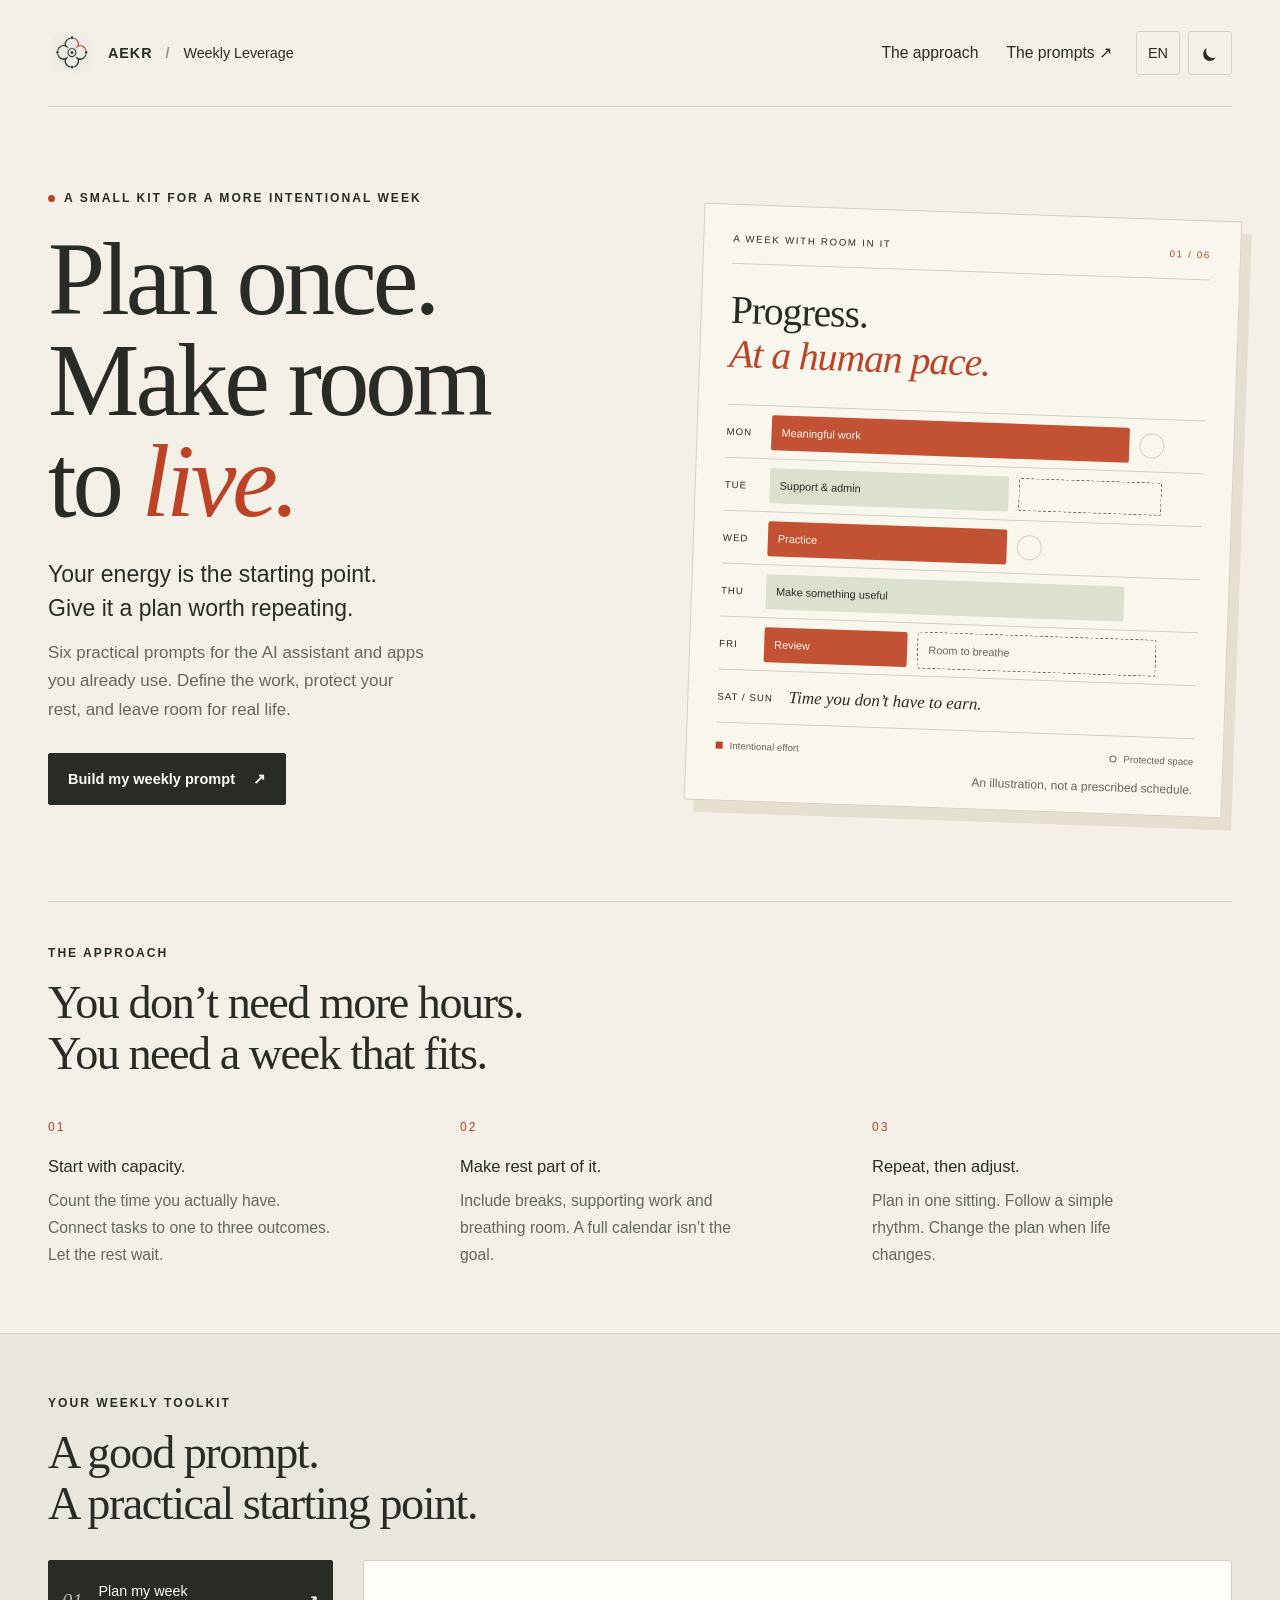
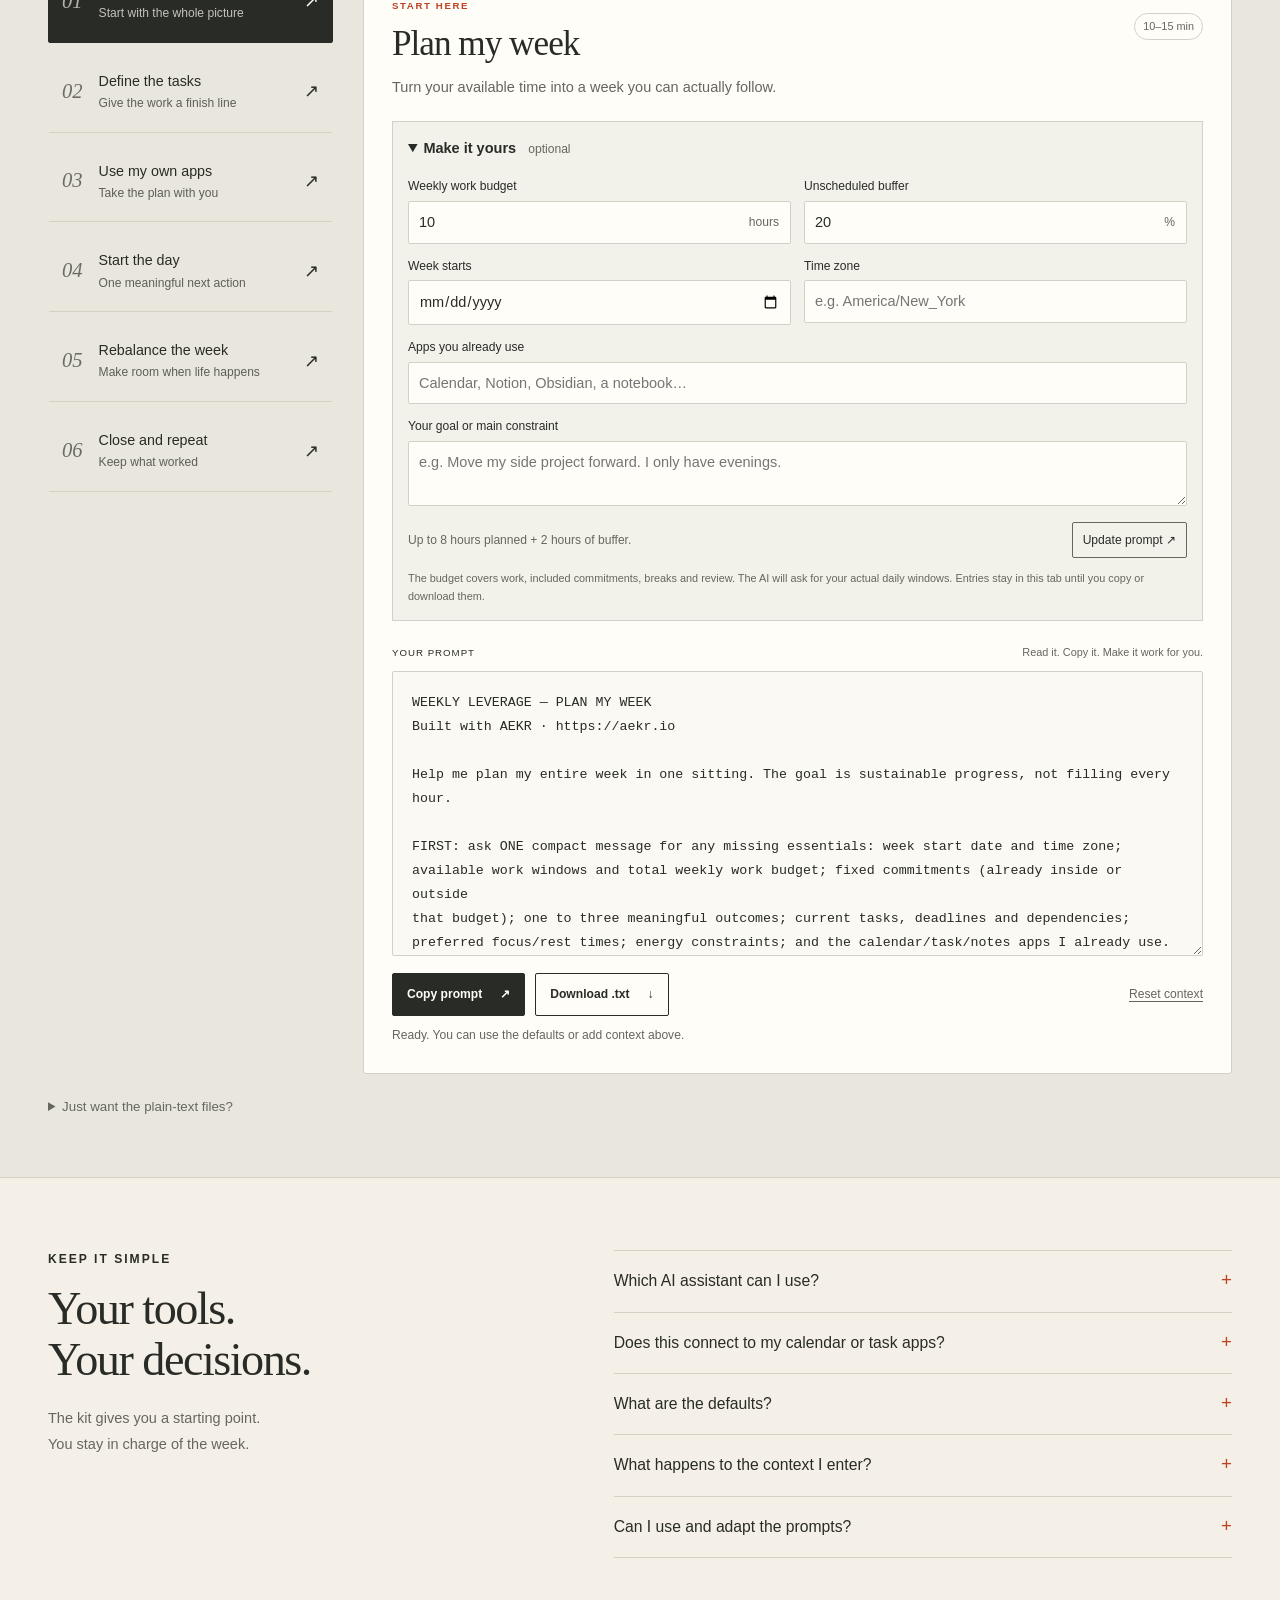
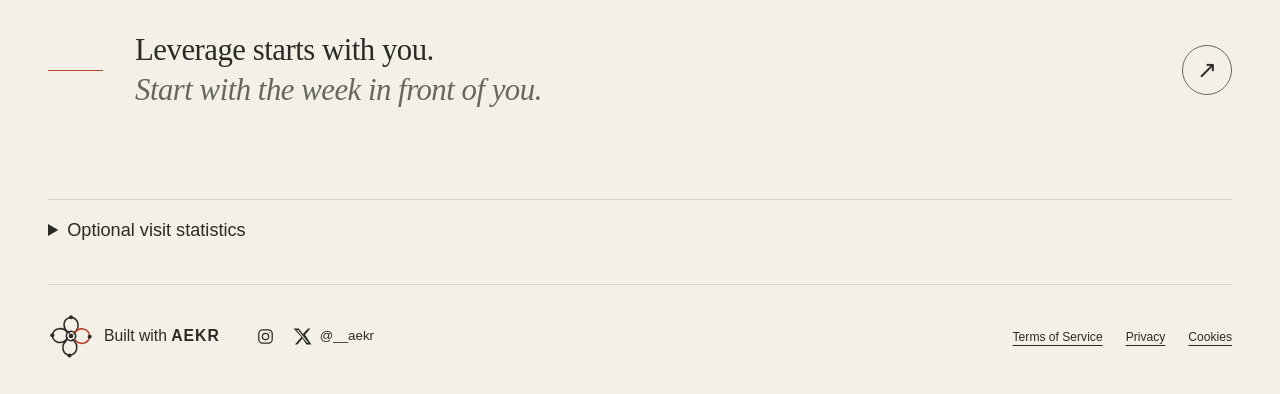
<file: projects/weekly-leverage/index.html>
<!doctype html>
<!-- (kommiBo) AEKR Weekly Leverage: a standalone, browser-local prompt toolkit. -->
<html lang="en">
  <head>
    <meta charset="utf-8" />
    <meta name="viewport" content="width=device-width, initial-scale=1" />
    <meta name="theme-color" content="#f4f0e7" />
    <meta
      name="description"
      content="Plan once. Make room to live. Six free-to-use planning prompts for the AI assistant and apps you already use. Built with AEKR."
    />
    <meta property="og:type" content="website" />
    <meta property="og:site_name" content="AEKR" />
    <meta property="og:url" content="https://aekr.io/weekly-leverage/" />
    <meta
      property="og:title"
      content="Weekly Leverage — Plan once. Make room to live."
    />
    <meta
      property="og:description"
      content="A practical prompt kit for a realistic week. Your goals, your time, your AI. Built with AEKR."
    />
    <meta
      property="og:image"
      content="https://aekr.io/weekly-leverage/social-card.png?v=ed94dfa8f232"
    />
    <meta property="og:image:type" content="image/png" />
    <meta property="og:image:width" content="1731" />
    <meta property="og:image:height" content="909" />
    <meta
      property="og:image:alt"
      content="AEKR / Weekly Leverage: Plan once. Make room to live. A set of prompts for leverage planning beside a weekly schedule."
    />
    <meta name="twitter:card" content="summary_large_image" />
    <meta
      name="twitter:title"
      content="Weekly Leverage — Plan once. Make room to live."
    />
    <meta
      name="twitter:description"
      content="Six planning prompts for the AI assistant and apps you already use. Built with AEKR."
    />
    <meta
      name="twitter:image"
      content="https://aekr.io/weekly-leverage/social-card.png?v=ed94dfa8f232"
    />
    <meta
      name="twitter:image:alt"
      content="AEKR / Weekly Leverage: Plan once. Make room to live. A set of prompts for leverage planning beside a weekly schedule."
    />
    <title>Weekly Leverage — Built with AEKR</title>
    <link rel="canonical" href="https://aekr.io/weekly-leverage/" />
    <link rel="icon" href="aekr-mark.png" type="image/png" sizes="256x256" />
    <meta name="color-scheme" content="light dark" />
    <script src="theme.js"></script>
    <link rel="stylesheet" href="style.css" />
    <script type="module" src="app.js"></script>
    <script type="module" src="usage.js"></script>
  </head>
  <body>
    <a class="skip-link" href="#main">Skip to content</a>
    <header class="site-header shell">
      <a href="https://aekr.io/" class="wordmark" aria-label="AEKR home"
        ><img
          class="brand-mark"
          src="aekr-mark.png"
          alt=""
          width="48"
          height="48"
        />
        <span
          >AEKR<span class="wordmark-divider"> / </span
          ><span class="product-name">Weekly Leverage</span></span
        ></a
      >
      <nav aria-label="Main navigation">
        <a href="#how">The approach</a
        ><a href="#toolkit">The prompts <span aria-hidden="true">↗</span></a>
      </nav>
      <div class="preferences" id="preferences">
        <div class="language-control">
          <button
            id="language-toggle"
            type="button"
            aria-label="Choose language"
            aria-expanded="false"
            aria-controls="language-options"
            disabled
          >
            EN
          </button>
          <div id="language-options" class="language-options" hidden>
            <div role="group" aria-label="Language options">
              <button
                type="button"
                data-language="en"
                lang="en"
                aria-label="English"
              >
                EN
              </button>
              <button
                type="button"
                data-language="es"
                lang="es"
                aria-label="Español"
              >
                ES
              </button>
              <button
                type="button"
                data-language="pt"
                lang="pt-BR"
                aria-label="Português"
              >
                PT
              </button>
            </div>
            <button
              id="system-theme"
              type="button"
              aria-label="Use system theme"
              hidden
            >
              Auto
            </button>
          </div>
        </div>
        <button
          id="theme-toggle"
          type="button"
          aria-label="Switch to dark mode"
          aria-pressed="false"
          hidden
        >
          <svg
            class="moon-icon"
            viewBox="0 0 24 24"
            aria-hidden="true"
            focusable="false"
          >
            <path
              d="M18.8 16.6A8.5 8.5 0 0 1 7.4 5.2 8.5 8.5 0 1 0 18.8 16.6Z"
              fill="currentColor"
            />
          </svg>
          <svg
            class="sun-icon"
            viewBox="0 0 24 24"
            aria-hidden="true"
            focusable="false"
            fill="none"
            stroke="currentColor"
            stroke-width="1.8"
            stroke-linecap="round"
          >
            <circle cx="12" cy="12" r="4" />
            <path
              d="M12 2v2m0 16v2M4.93 4.93l1.42 1.42m11.3 11.3 1.42 1.42M2 12h2m16 0h2M4.93 19.07l1.42-1.42m11.3-11.3 1.42-1.42"
            />
          </svg>
        </button>
      </div>
    </header>

    <main id="main">
      <section class="hero shell" aria-labelledby="hero-title">
        <div class="hero-copy">
          <p class="eyebrow">
            <span class="dot"></span> A SMALL KIT FOR A MORE INTENTIONAL WEEK
          </p>
          <h1 id="hero-title">
            Plan once.<br />Make room<br />to <em>live.</em>
          </h1>
          <p class="hero-intro">
            Your energy is the starting point.<br />Give it a plan worth
            repeating.
          </p>
          <p class="hero-detail">
            Six practical prompts for the AI assistant and apps you already use.
            Define the work, protect your rest, and leave room for real life.
          </p>
          <div class="hero-actions">
            <a class="button primary" href="#toolkit"
              >Build my weekly prompt <span aria-hidden="true">↗</span></a
            >
          </div>
        </div>
        <div
          class="week-illustration"
          aria-label="Illustrative weekly plan with focus, supporting work and room to breathe"
        >
          <div class="paper-top">
            <span>A WEEK WITH ROOM IN IT</span
            ><span class="paper-number">01 / 06</span>
          </div>
          <div class="paper-heading">
            Progress.<br /><em>At a human pace.</em>
          </div>
          <div class="week-lines" aria-hidden="true">
            <div class="week-day">
              <span>MON</span>
              <div class="block focus long">Meaningful work</div>
              <div class="break-mark"></div>
            </div>
            <div class="week-day">
              <span>TUE</span>
              <div class="block support mid">Support &amp; admin</div>
              <div class="block outline short"></div>
            </div>
            <div class="week-day">
              <span>WED</span>
              <div class="block focus mid">Practice</div>
              <div class="break-mark"></div>
            </div>
            <div class="week-day">
              <span>THU</span>
              <div class="block support long">Make something useful</div>
            </div>
            <div class="week-day">
              <span>FRI</span>
              <div class="block focus short">Review</div>
              <div class="block outline mid">Room to breathe</div>
            </div>
            <div class="week-day weekend">
              <span>SAT / SUN</span>
              <div>Time you don’t have to earn.</div>
            </div>
          </div>
          <div class="paper-bottom">
            <span><i class="legend-square"></i> Intentional effort</span
            ><span><i class="legend-circle"></i> Protected space</span>
          </div>
          <p class="illustration-caption">
            An illustration, not a prescribed schedule.
          </p>
        </div>
      </section>

      <section class="approach shell" id="how" aria-labelledby="approach-title">
        <div class="section-kicker">THE APPROACH</div>
        <h2 id="approach-title">
          You don’t need more hours.<br />You need a week that fits.
        </h2>
        <div class="principles">
          <article>
            <span class="step-number">01</span>
            <h3>Start with capacity.</h3>
            <p>
              Count the time you actually have. Connect tasks to one to three
              outcomes. Let the rest wait.
            </p>
          </article>
          <article>
            <span class="step-number">02</span>
            <h3>Make rest part of it.</h3>
            <p>
              Include breaks, supporting work and breathing room. A full
              calendar isn’t the goal.
            </p>
          </article>
          <article>
            <span class="step-number">03</span>
            <h3>Repeat, then adjust.</h3>
            <p>
              Plan in one sitting. Follow a simple rhythm. Change the plan when
              life changes.
            </p>
          </article>
        </div>
      </section>

      <section
        class="toolkit-section"
        id="toolkit"
        aria-labelledby="toolkit-title"
      >
        <div class="shell">
          <div class="toolkit-heading">
            <div>
              <p class="section-kicker">YOUR WEEKLY TOOLKIT</p>
              <h2 id="toolkit-title">
                A good prompt.<br />A practical starting point.
              </h2>
            </div>
          </div>
          <div class="toolkit-grid">
            <aside class="prompt-menu" aria-label="Choose a planning prompt">
              <button
                class="prompt-choice active"
                type="button"
                data-prompt="plan"
                aria-pressed="true"
              >
                <span class="choice-index">01</span
                ><span
                  ><strong>Plan my week</strong
                  ><small>Start with the whole picture</small></span
                ><span class="choice-arrow" aria-hidden="true">↗</span>
              </button>
              <button
                class="prompt-choice"
                type="button"
                data-prompt="tasks"
                aria-pressed="false"
              >
                <span class="choice-index">02</span
                ><span
                  ><strong>Define the tasks</strong
                  ><small>Give the work a finish line</small></span
                ><span class="choice-arrow" aria-hidden="true">↗</span>
              </button>
              <button
                class="prompt-choice"
                type="button"
                data-prompt="apps"
                aria-pressed="false"
              >
                <span class="choice-index">03</span
                ><span
                  ><strong>Use my own apps</strong
                  ><small>Take the plan with you</small></span
                ><span class="choice-arrow" aria-hidden="true">↗</span>
              </button>
              <button
                class="prompt-choice"
                type="button"
                data-prompt="daily"
                aria-pressed="false"
              >
                <span class="choice-index">04</span
                ><span
                  ><strong>Start the day</strong
                  ><small>One meaningful next action</small></span
                ><span class="choice-arrow" aria-hidden="true">↗</span>
              </button>
              <button
                class="prompt-choice"
                type="button"
                data-prompt="reset"
                aria-pressed="false"
              >
                <span class="choice-index">05</span
                ><span
                  ><strong>Rebalance the week</strong
                  ><small>Make room when life happens</small></span
                ><span class="choice-arrow" aria-hidden="true">↗</span>
              </button>
              <button
                class="prompt-choice"
                type="button"
                data-prompt="review"
                aria-pressed="false"
              >
                <span class="choice-index">06</span
                ><span
                  ><strong>Close and repeat</strong
                  ><small>Keep what worked</small></span
                ><span class="choice-arrow" aria-hidden="true">↗</span>
              </button>
            </aside>

            <div class="prompt-workspace">
              <div class="workspace-heading">
                <div>
                  <span class="workspace-tag" id="prompt-tag">START HERE</span>
                  <h3 id="prompt-title">Plan my week</h3>
                </div>
                <span class="time-pill" id="prompt-time">10–15 min</span>
              </div>
              <p class="prompt-description" id="prompt-description">
                Turn your available time into a week you can actually follow.
              </p>
              <details class="customize-panel" open>
                <summary>Make it yours <span>optional</span></summary>
                <form id="context-form">
                  <fieldset id="context-fields" disabled>
                    <legend class="visually-hidden">
                      Optional planning context
                    </legend>
                    <div class="field-grid">
                      <label
                        >Weekly work budget
                        <span class="input-wrap"
                          ><input
                            name="hours"
                            type="number"
                            min="1"
                            max="80"
                            step="0.5"
                            value="10"
                            required
                          /><span>hours</span></span
                        ></label
                      >
                      <label
                        >Unscheduled buffer
                        <span class="input-wrap"
                          ><input
                            name="buffer"
                            type="number"
                            min="0"
                            max="50"
                            step="1"
                            value="20"
                            required
                          /><span>%</span></span
                        ></label
                      >
                      <label
                        >Week starts <input name="week" type="date"
                      /></label>
                      <label
                        >Time zone
                        <input
                          name="timezone"
                          type="text"
                          maxlength="80"
                          placeholder="e.g. America/New_York"
                      /></label>
                      <label class="wide"
                        >Apps you already use
                        <input
                          name="apps"
                          type="text"
                          maxlength="200"
                          placeholder="Calendar, Notion, Obsidian, a notebook…"
                      /></label>
                      <label class="wide"
                        >Your goal or main constraint
                        <textarea
                          name="context"
                          maxlength="2000"
                          rows="2"
                          placeholder="e.g. Move my side project forward. I only have evenings."
                        ></textarea>
                      </label>
                    </div>
                    <div class="form-bottom">
                      <p id="capacity-note">
                        Start with up to 8 hours planned + 2 hours of buffer.
                      </p>
                      <button class="small-button" type="submit">
                        Update prompt <span aria-hidden="true">↗</span>
                      </button>
                    </div>
                    <p class="input-note">
                      The budget covers work, included commitments, breaks and
                      review. The AI will ask for your actual daily windows.
                      Entries stay in this tab until you copy or download them.
                    </p>
                  </fieldset>
                </form>
              </details>
              <div class="output-heading">
                <label for="prompt-output">YOUR PROMPT</label
                ><span>Read it. Copy it. Make it work for you.</span>
              </div>
              <textarea
                id="prompt-output"
                class="prompt-output"
                readonly
                spellcheck="false"
                aria-describedby="prompt-status"
              >
Loading the prompt preview. You can also download the starter files below.</textarea>
              <div class="output-actions">
                <button
                  id="copy-prompt"
                  class="button primary"
                  type="button"
                  disabled
                >
                  Copy prompt <span aria-hidden="true">↗</span></button
                ><button
                  id="download-prompt"
                  class="button secondary"
                  type="button"
                  disabled
                >
                  Download .txt <span aria-hidden="true">↓</span></button
                ><button id="reset-context" class="reset-button" type="button">
                  Reset context
                </button>
              </div>
              <p
                id="prompt-status"
                role="status"
                aria-live="polite"
                class="status-line"
              >
                Starter files are also available without JavaScript.
              </p>
              <noscript
                ><p class="no-script">
                  The customizer needs JavaScript. All six starter prompts still
                  work below.
                </p></noscript
              >
            </div>
          </div>
          <details class="plain-files">
            <summary>Just want the plain-text files?</summary>
            <div class="file-links">
              <a href="prompts/01-plan-my-week.txt" download
                >01 · Plan my week</a
              ><a href="prompts/02-define-the-tasks.txt" download
                >02 · Define the tasks</a
              ><a href="prompts/03-move-it-to-my-apps.txt" download
                >03 · Use my own apps</a
              ><a href="prompts/04-start-the-day.txt" download
                >04 · Start the day</a
              ><a href="prompts/05-rebalance-a-disrupted-week.txt" download
                >05 · Rebalance the week</a
              ><a href="prompts/06-close-and-repeat.txt" download
                >06 · Close and repeat</a
              >
            </div>
            <noscript
              ><h3 lang="es">Español</h3>
              <div class="file-links" lang="es">
                <a href="locales/es/prompts/01-plan-my-week.txt" download
                  >01 · Planificar mi semana</a
                ><a href="locales/es/prompts/02-define-the-tasks.txt" download
                  >02 · Definir las tareas</a
                ><a href="locales/es/prompts/03-move-it-to-my-apps.txt" download
                  >03 · Usar mis apps</a
                ><a href="locales/es/prompts/04-start-the-day.txt" download
                  >04 · Empezar el día</a
                ><a
                  href="locales/es/prompts/05-rebalance-a-disrupted-week.txt"
                  download
                  >05 · Reequilibrar la semana</a
                ><a href="locales/es/prompts/06-close-and-repeat.txt" download
                  >06 · Cerrar y repetir</a
                >
              </div></noscript
            >
            <noscript
              ><h3 lang="pt">Português</h3>
              <div class="file-links" lang="pt">
                <a href="locales/pt/prompts/01-plan-my-week.txt" download
                  >01 · Planejar minha semana</a
                ><a href="locales/pt/prompts/02-define-the-tasks.txt" download
                  >02 · Definir as tarefas</a
                ><a href="locales/pt/prompts/03-move-it-to-my-apps.txt" download
                  >03 · Usar meus aplicativos</a
                ><a href="locales/pt/prompts/04-start-the-day.txt" download
                  >04 · Começar o dia</a
                ><a
                  href="locales/pt/prompts/05-rebalance-a-disrupted-week.txt"
                  download
                  >05 · Reequilibrar a semana</a
                ><a href="locales/pt/prompts/06-close-and-repeat.txt" download
                  >06 · Encerrar e repetir</a
                >
              </div></noscript
            >
          </details>
        </div>
      </section>

      <section class="questions shell" aria-labelledby="questions-title">
        <div>
          <p class="section-kicker">KEEP IT SIMPLE</p>
          <h2 id="questions-title">Your tools.<br />Your decisions.</h2>
          <p class="questions-intro">
            The kit gives you a starting point.<br />You stay in charge of the
            week.
          </p>
        </div>
        <div class="faq-list">
          <details>
            <summary>Which AI assistant can I use?</summary>
            <p>
              Any assistant that accepts a text prompt. Copy and paste, or
              download a .txt file. No model API or new subscription is required
              by this website. Your chosen assistant has its own access rules
              and limits.
            </p>
          </details>
          <details>
            <summary>Does this connect to my calendar or task apps?</summary>
            <p>
              No. This page prepares prompts. Your AI can use a connector only
              if it actually has one and you authorize it. Otherwise, paste a
              short summary and use the resulting checklist. The prompts ask for
              a preview and approval before any external changes.
            </p>
          </details>
          <details>
            <summary>What are the defaults?</summary>
            <p>
              A 10-hour example budget, a 20% unscheduled buffer, focus blocks
              up to 50 minutes with 10-minute breaks, one main outcome per day,
              and a brief daily close and weekly review. All supporting time
              must fit inside your available windows. Change these starting
              points to suit your week.
            </p>
          </details>
          <details>
            <summary>What happens to the context I enter?</summary>
            <p>
              The customizer processes planning entries only in this tab. Language, theme and optional statistics preferences can be saved on this device. Statistics stay off until you allow them below. No planning text is sent. Copying a prompt into an AI shares that text with the provider you choose. Leave out secrets and confidential information.
            </p>
          </details>
          <details>
            <summary>Can I use and adapt the prompts?</summary>
            <p>
              Yes, for your personal or internal business planning. This
              permission covers the six prompt texts, not the rest of the
              repository or third-party brands. AI output needs your review;
              this kit promises no particular result.
            </p>
          </details>
        </div>
      </section>
      <section class="closing shell">
        <span class="closing-rule"></span>
        <p>
          Leverage starts with you.<br /><em
            >Start with the week in front of you.</em
          >
        </p>
        <a
          href="#toolkit"
          class="circle-link"
          aria-label="Go to the prompt toolkit"
          >↗</a
        >
      </section>
    </main>
    <section class="shell weekly-metrics" aria-label="Optional visit statistics">
      <details id="weekly-metrics-controls">
        <summary>Optional visit statistics</summary>
        <p>Help improve Weekly Leverage with one optional page-view count per visible document. We keep separate daily totals for language, approximate country, broad device class and fixed referrer category for 30 days. These are not unique people or complete traffic counts.</p>
        <p>No cookies, visitor IDs, raw IP addresses, full referrers, raw browser strings, planning entries or prompt text are stored. This permission covers product improvement only. Your choice is saved on this device for 30 days. Turning it off stops future counts; past totals cannot be linked back to you.</p>
        <p role="status" aria-live="polite">
          <span data-metrics-state="off">Optional statistics are off.</span>
          <span data-metrics-state="accepted" hidden>Optional statistics are allowed. You can turn them off here.</span>
          <span data-metrics-state="signal" hidden>Your browser privacy signal keeps optional statistics off.</span>
          <span data-metrics-state="failed" hidden>Your choice could not be saved. Optional statistics stay off.</span>
          <span data-metrics-state="paused" hidden>Optional statistics are paused by the site owner.</span>
        </p>
        <div class="metrics-actions">
          <button type="button" class="small-button" data-metrics-accept disabled>Allow optional statistics</button>
          <button type="button" class="small-button" data-metrics-reject disabled>Turn off optional statistics</button>
        </div>
        <noscript><p>JavaScript is required for optional statistics. No view is counted here.</p></noscript>
      </details>
    </section>
    <footer class="site-footer shell">
      <div class="footer-identity">
        <a
          href="https://aekr.io/"
          target="_blank"
          rel="noopener noreferrer"
          class="aekr-banner"
          aria-label="Built with AEKR (opens in a new tab)"
        >
          <svg
            class="signature-mark"
            viewBox="0 0 64 64"
            aria-hidden="true"
            focusable="false"
            fill="none"
            stroke="currentColor"
            stroke-width="2.2"
            stroke-linecap="round"
          >
            <path d="M30 28C19 21 20 8 32 6c11 2 13 14 5 21" />
            <path
              class="signature-accent"
              d="M36 29c7-11 21-8 22 4-2 11-15 12-21 4"
            />
            <path
              d="M34 37c10 7 7 20-4 22-11-2-12-15-4-21M27 35c-7 10-20 7-21-4 2-11 15-12 21-4"
            />
            <circle cx="32" cy="32" r="6.5" />
            <g fill="currentColor" stroke="none">
              <circle cx="32" cy="6" r="2.8" />
              <circle cx="58" cy="33" r="2.8" />
              <circle cx="30" cy="59" r="2.8" />
              <circle cx="6" cy="31" r="2.8" />
              <circle cx="32" cy="32" r="3.2" />
            </g>
          </svg>
          <span>Built with <strong>AEKR</strong></span>
        </a>
        <div class="social-links">
          <a
            href="https://www.instagram.com/__aekr/"
            target="_blank"
            rel="noopener noreferrer"
            aria-label="Instagram (opens in a new tab)"
            ><svg
              viewBox="0 0 24 24"
              fill="none"
              stroke="currentColor"
              stroke-width="1.6"
              aria-hidden="true"
            >
              <rect x="3.5" y="3.5" width="17" height="17" rx="5" />
              <circle cx="12" cy="12" r="4" />
              <circle
                cx="17.4"
                cy="6.7"
                r=".8"
                fill="currentColor"
                stroke="none"
              /></svg
          ></a>
          <a
            href="https://x.com/__aekr"
            target="_blank"
            rel="noopener noreferrer"
            aria-label="X @__aekr (opens in a new tab)"
            ><svg viewBox="0 0 24 24" fill="currentColor" aria-hidden="true">
              <path
                d="M18.9 2H22l-6.8 7.8L23.2 22h-6.3L12 14.6 5.5 22H2.4l8.2-9.4L.8 2h6.5l5.2 6.8L18.9 2Zm-1.1 18h1.7L6.4 3.9H4.6L17.8 20Z"
              /></svg
            ><span>@__aekr</span></a
          >
        </div>
      </div>
      <nav class="footer-links" aria-label="AEKR policies">
        <a href="https://aekr.io/terms.html">Terms of Service</a>
        <a href="https://aekr.io/privacy.html">Privacy</a>
        <a href="https://aekr.io/cookies.html">Cookies</a>
      </nav>
    </footer>
  </body>
</html>
</file>
<file: projects/weekly-leverage/style.css>
/* (kommiBo) AEKR Weekly Leverage: system fonts and local assets only. */
:root {
  --paper: #f4f0e7;
  --ink: #292b26;
  --muted: #65675e;
  --line: #d4d0c5;
  --accent: #bd4327;
  --soft: #e4e6d9;
  --white: #fffdf7;
  --card: #f9f6ee;
  --shadow: #e5dfd1;
  --support: #dce0ce;
  --toolkit: #e9e7dd;
  --hover: #dfdfd2;
  --panel: #f3f2ea;
  --field: #faf9f3;
  --serif: Georgia, "Times New Roman", serif;
  --sans: Arial, Helvetica, sans-serif;
}
* {
  box-sizing: border-box;
}
html {
  scroll-behavior: smooth;
  scroll-padding-top: 24px;
}
body {
  margin: 0;
  background: var(--paper);
  color: var(--ink);
  font-family: var(--sans);
  font-size: 18.15px;
  line-height: 1.55;
}
a {
  color: inherit;
  text-decoration-thickness: 1px;
  text-underline-offset: 4px;
}
button,
input,
textarea {
  font: inherit;
}
button,
a,
input,
summary,
textarea {
  -webkit-tap-highlight-color: transparent;
}
button {
  cursor: pointer;
}
button:disabled {
  cursor: wait;
  opacity: 0.6;
}
button:focus-visible,
a:focus-visible,
summary:focus-visible {
  outline: 3px solid var(--accent);
  outline-offset: 5px;
}
input:focus,
textarea:focus {
  outline: 2px solid var(--accent);
  outline-offset: 2px;
}
.shell {
  width: min(1200px, calc(100% - 96px));
  margin-inline: auto;
}
.skip-link {
  position: absolute;
  left: 15px;
  top: -80px;
  background: var(--ink);
  color: var(--white);
  padding: 12px 20px;
  z-index: 5;
}
.skip-link:focus {
  top: 10px;
}
.site-header {
  display: flex;
  align-items: center;
  justify-content: space-between;
  padding-block: 29px;
  border-bottom: 1px solid var(--line);
}
.wordmark {
  display: flex;
  gap: 12px;
  align-items: center;
  font-size: 14.3px;
  font-weight: 700;
  letter-spacing: 1px;
  text-decoration: none;
}
.brand-mark {
  display: block;
  flex: 0 0 auto;
  width: 48px;
  height: 48px;
  object-fit: contain;
}
.wordmark-divider {
  color: #96958a;
  margin: 0 8px;
}
.product-name {
  font-weight: 400;
  letter-spacing: 0;
}
.site-header nav {
  display: flex;
  gap: 28px;
  font-size: 15.73px;
}
.site-header nav a {
  text-decoration: none;
}
.site-header nav a:hover {
  color: var(--accent);
}
.hero {
  display: grid;
  grid-template-columns: 1.08fr 1fr;
  gap: 65px;
  align-items: center;
  padding-block: 78px 92px;
}
.eyebrow,
.section-kicker {
  font-size: 12.1px;
  letter-spacing: 2px;
  font-weight: 700;
}
.eyebrow {
  display: flex;
  align-items: center;
  gap: 9px;
  margin: 0 0 22px;
}
.dot {
  width: 7px;
  height: 7px;
  border-radius: 50%;
  background: var(--accent);
  flex-shrink: 0;
}
h1,
h2,
h3,
p {
  margin-top: 0;
}
h1 {
  font: 400 clamp(70.4px, 8.03vw, 110px)/0.98 var(--serif);
  letter-spacing: -4px;
  margin: 0 0 25px;
}
h1 em {
  color: var(--accent);
  font-weight: 400;
}
.hero-intro {
  font-size: 22.99px;
  line-height: 1.5;
  margin-bottom: 13px;
}
.hero-detail {
  max-width: 380px;
  font-size: 16.94px;
  line-height: 1.7;
  color: var(--muted);
  margin-bottom: 28px;
}
.hero-actions {
  display: flex;
  align-items: center;
  gap: 25px;
  flex-wrap: wrap;
}
.button {
  display: inline-flex;
  align-items: center;
  justify-content: center;
  gap: 18px;
  text-decoration: none;
  border: 1px solid var(--ink);
  padding: 14px 19px;
  font-size: 14.52px;
  font-weight: 700;
  border-radius: 2px;
  min-height: 46px;
}
.primary {
  background: var(--ink);
  color: var(--white);
}
.primary:hover {
  background: var(--accent);
  border-color: var(--accent);
}
.secondary {
  color: var(--ink);
  background: transparent;
}
.secondary:hover {
  background: var(--soft);
}
.week-illustration {
  position: relative;
  background: var(--card);
  border: 1px solid var(--line);
  padding: 26px 29px 19px;
  transform: rotate(2deg);
  box-shadow: 10px 12px 0 var(--shadow);
  margin-top: 27px;
}
.paper-top {
  display: flex;
  justify-content: space-between;
  gap: 15px;
  border-bottom: 1px solid var(--line);
  padding-bottom: 17px;
  font-size: 9.68px;
  letter-spacing: 1.7px;
}
.paper-number {
  color: var(--accent);
  white-space: nowrap;
}
.paper-heading {
  font: 39.6px/1.1 var(--serif);
  letter-spacing: -1px;
  padding: 25px 0 28px;
}
.paper-heading em {
  color: var(--accent);
}
.week-day {
  display: flex;
  align-items: center;
  gap: 10px;
  min-height: 53px;
  border-top: 1px solid var(--line);
}
.week-day > span {
  font-size: 9.68px;
  letter-spacing: 1px;
  width: 35px;
  flex-shrink: 0;
}
.block {
  display: flex;
  align-items: center;
  padding: 9px 10px;
  font-size: 10.89px;
  white-space: nowrap;
  border-radius: 2px;
  min-height: 33px;
}
.long {
  width: 75%;
}
.mid {
  width: 50%;
}
.short {
  width: 30%;
}
.focus {
  background: #c35134;
  color: #fff9ef;
}
.support {
  background: var(--support);
}
.outline {
  border: 1px dashed var(--muted);
  color: var(--muted);
}
.break-mark {
  height: 25px;
  width: 25px;
  border: 1px solid var(--line);
  border-radius: 50%;
  flex-shrink: 0;
}
.weekend {
  padding-block: 14px;
  gap: 16px;
  font: italic 16.94px var(--serif);
}
.weekend > span {
  font-family: var(--sans);
  font-style: normal;
  width: auto;
}
.paper-bottom {
  display: flex;
  justify-content: space-between;
  gap: 10px;
  border-top: 1px solid var(--line);
  padding-top: 15px;
  font-size: 9.68px;
  color: var(--muted);
}
.paper-bottom span {
  display: flex;
  align-items: center;
  gap: 7px;
}
.legend-square {
  height: 7px;
  width: 7px;
  background: var(--accent);
}
.legend-circle {
  height: 7px;
  width: 7px;
  border: 1px solid var(--muted);
  border-radius: 50%;
}
.illustration-caption {
  font: 12.1px var(--sans);
  text-align: right;
  color: var(--muted);
  margin: 14px 0 0;
}
.approach {
  padding-block: 42px 65px;
  border-top: 1px solid var(--line);
}
h2 {
  font: 400 46.2px/1.1 var(--serif);
  letter-spacing: -1.5px;
  margin: 15px 0 32px;
}
.principles {
  display: grid;
  grid-template-columns: repeat(3, 1fr);
  gap: 52px;
}
.step-number {
  font-size: 12.1px;
  color: var(--accent);
  letter-spacing: 2px;
}
.principles h3 {
  font-size: 16.5px;
  font-weight: 500;
  margin: 14px 0 9px;
}
.principles p {
  font-size: 15.73px;
  color: var(--muted);
  margin: 0;
  max-width: 290px;
  line-height: 1.7;
}
.toolkit-section {
  padding-block: 60px;
  background: var(--toolkit);
  border-block: 1px solid var(--line);
}
.toolkit-heading {
  display: flex;
  justify-content: space-between;
  gap: 30px;
  align-items: end;
  margin-bottom: 30px;
}
.toolkit-heading h2 {
  margin-bottom: 0;
}

.toolkit-grid {
  display: grid;
  grid-template-columns: 285px minmax(0, 1fr);
  gap: 30px;
  align-items: start;
}
.prompt-menu {
  display: grid;
  gap: 7px;
}
.prompt-choice {
  display: flex;
  align-items: center;
  gap: 16px;
  text-align: left;
  width: 100%;
  background: transparent;
  border: 1px solid transparent;
  border-bottom-color: var(--line);
  padding: 19px 13px;
  color: var(--ink);
  border-radius: 2px;
}
.prompt-choice:hover {
  background: var(--hover);
}
.prompt-choice.active {
  background: var(--ink);
  color: var(--white);
  border-color: var(--ink);
}
.choice-index {
  font: italic 20.57px var(--serif);
  opacity: 0.65;
}
.prompt-choice strong {
  display: block;
  font-size: 14.3px;
  font-weight: 500;
}
.prompt-choice small {
  display: block;
  font-size: 12.1px;
  opacity: 0.72;
  margin-top: 2px;
}
.choice-arrow {
  margin-left: auto;
}
.prompt-workspace {
  padding: 28px;
  background: var(--white);
  border: 1px solid var(--line);
  border-radius: 3px;
  min-width: 0;
}
.workspace-heading {
  display: flex;
  align-items: center;
  justify-content: space-between;
  gap: 15px;
}
.workspace-tag {
  font-size: 9.68px;
  color: var(--accent);
  letter-spacing: 1.6px;
  font-weight: 700;
}
.workspace-heading h3 {
  font: 35.2px/1.15 var(--serif);
  letter-spacing: -1px;
  margin: 7px 0 0;
}
.time-pill {
  border: 1px solid var(--line);
  font-size: 10.89px;
  padding: 4px 8px;
  white-space: nowrap;
  border-radius: 20px;
  color: var(--muted);
}
.prompt-description {
  font-size: 14.52px;
  color: var(--muted);
  margin: 12px 0 22px;
}
.customize-panel {
  background: var(--panel);
  border: 1px solid var(--line);
  padding: 15px;
  margin-bottom: 23px;
}
.customize-panel summary {
  font-size: 14.52px;
  font-weight: 700;
  cursor: pointer;
}
.customize-panel summary > span {
  font-size: 12.1px;
  color: var(--muted);
  font-weight: 400;
  margin-left: 8px;
}
.field-grid {
  display: grid;
  grid-template-columns: 1fr 1fr;
  gap: 13px;
  margin-top: 18px;
}
.field-grid label {
  font-size: 12.1px;
  display: flex;
  flex-direction: column;
  gap: 5px;
}
.wide {
  grid-column: 1/-1;
}
.field-grid input,
.field-grid textarea {
  background: var(--white);
  border: 1px solid var(--line);
  color: var(--ink);
  width: 100%;
  padding: 9px 10px;
  border-radius: 2px;
  min-width: 0;
  font-size: 14.52px;
}
.field-grid textarea {
  resize: vertical;
}
.input-wrap {
  display: flex;
  align-items: center;
  background: var(--white);
  border: 1px solid var(--line);
  border-radius: 2px;
}
.input-wrap input {
  border: 0;
  background: transparent;
  flex: 1;
  width: 60%;
  padding-right: 3px;
}
.input-wrap > span {
  font-size: 12.1px;
  color: var(--muted);
  padding-right: 11px;
}
.form-bottom {
  display: flex;
  align-items: center;
  justify-content: space-between;
  gap: 14px;
  margin-top: 16px;
}
.form-bottom p {
  font-size: 12.1px;
  color: var(--muted);
  margin: 0;
  max-width: 245px;
}
.small-button {
  background: transparent;
  border: 1px solid var(--muted);
  border-radius: 2px;
  padding: 8px 10px;
  font-size: 12.1px;
  white-space: nowrap;
  color: var(--ink);
}
.small-button:hover {
  background: var(--soft);
}
.input-note {
  font-size: 10.89px;
  line-height: 1.6;
  color: var(--muted);
  margin: 12px 0 0;
}
.output-heading {
  display: flex;
  justify-content: space-between;
  gap: 12px;
  align-items: center;
  font-size: 9.68px;
  letter-spacing: 1px;
  margin-bottom: 10px;
}
.output-heading span {
  font-size: 10.89px;
  letter-spacing: 0;
  color: var(--muted);
}
.prompt-output {
  display: block;
  width: 100%;
  height: 285px;
  resize: vertical;
  border: 1px solid var(--line);
  background: var(--field);
  color: var(--ink);
  padding: 19px;
  font:
    13.31px/1.8 "Courier New",
    monospace;
  border-radius: 2px;
  tab-size: 2;
}
.output-actions {
  display: flex;
  align-items: center;
  gap: 10px;
  flex-wrap: wrap;
  margin-top: 17px;
}
.output-actions .button {
  padding: 11px 14px;
  min-height: 42px;
  font-size: 12.1px;
}
.reset-button {
  font-size: 12.1px;
  border: 0;
  padding: 10px 0;
  background: transparent;
  color: var(--muted);
  margin-left: auto;
  text-decoration: underline;
  text-underline-offset: 3px;
}
.status-line {
  font-size: 12.1px;
  color: var(--muted);
  min-height: 16px;
  margin: 10px 0 0;
}
.plain-files {
  font-size: 13.31px;
  color: var(--muted);
  margin-top: 23px;
}
/* Keep starter-language headings at their prior 12.1px × 1.17 size. */
.plain-files h3 {
  font-size: calc(12.1px * 1.17);
}
.plain-files summary {
  cursor: pointer;
}
.file-links {
  display: grid;
  grid-template-columns: repeat(3, 1fr);
  gap: 12px;
  margin-top: 18px;
}
.questions {
  display: grid;
  grid-template-columns: 1fr 1.3fr;
  gap: 90px;
  padding-block: 72px;
}
.questions h2 {
  margin-bottom: 19px;
}
.questions-intro {
  font-size: 14.52px;
  line-height: 1.8;
  color: var(--muted);
}
.faq-list details {
  border-top: 1px solid var(--line);
  padding-block: 18px;
}
.faq-list details:last-child {
  border-bottom: 1px solid var(--line);
}
.faq-list summary {
  font-size: 15.73px;
  cursor: pointer;
  list-style: none;
  display: flex;
  align-items: start;
  justify-content: space-between;
  gap: 20px;
}
.faq-list summary::-webkit-details-marker {
  display: none;
}
.faq-list summary::after {
  content: "+";
  font-size: 18.7px;
  line-height: 1.2;
  color: var(--accent);
}
.faq-list details[open] summary::after {
  content: "−";
}
.faq-list p {
  font-size: 14.52px;
  line-height: 1.8;
  margin: 14px 23px 0 0;
  color: var(--muted);
}
.closing {
  display: flex;
  align-items: center;
  gap: 32px;
  padding-block: 0 65px;
}
.closing-rule {
  width: 55px;
  height: 1px;
  background: var(--accent);
}
.closing p {
  font: 30.8px/1.3 var(--serif);
  letter-spacing: -0.5px;
  margin: 0;
}
.closing p em {
  color: var(--muted);
}
.circle-link {
  margin-left: auto;
  border: 1px solid var(--muted);
  width: 50px;
  height: 50px;
  border-radius: 50%;
  display: grid;
  place-items: center;
  font-size: 24.2px;
  text-decoration: none;
}
.circle-link:hover {
  background: var(--soft);
}
.site-footer {
  border-top: 1px solid var(--line);
  padding-block: 28px 35px;
  display: flex;
  justify-content: space-between;
  gap: 35px;
}
.footer-links {
  display: flex;
  align-items: start;
  gap: 23px;
  font-size: 12.1px;
  padding-top: 3px;
}
.no-script {
  font-size: 14.52px;
  padding: 12px;
  background: var(--soft);
}
@media (min-width: 1500px) {
  .hero {
    gap: 95px;
  }
  .week-illustration {
    margin-inline: 10px;
  }
}
@media (max-width: 1000px) {
  .shell {
    width: calc(100% - 64px);
  }
  .hero {
    gap: 35px;
    padding-block: 60px 75px;
  }
  h1 {
    font-size: 83.6px;
  }
  .hero-actions {
    gap: 17px;
  }
  .week-illustration {
    padding: 23px;
  }
  .paper-heading {
    font-size: 34.1px;
  }
  .block {
    font-size: 9.68px;
    padding: 8px;
  }
  .toolkit-grid {
    grid-template-columns: 235px minmax(0, 1fr);
    gap: 20px;
  }
  .prompt-workspace {
    padding: 22px;
  }
  .questions {
    gap: 50px;
  }
  .principles {
    gap: 35px;
  }
  .footer-links {
    gap: 15px;
  }
  .output-heading span {
    display: none;
  }
}
@media (max-width: 760px) {
  .shell {
    width: calc(100% - 40px);
  }
  .site-header {
    padding-block: 20px;
  }
  .site-header nav {
    gap: 16px;
    font-size: 13.31px;
  }
  .site-header nav a:first-child {
    display: none;
  }
  .wordmark {
    font-size: 12.1px;
    gap: 8px;
  }
  .wordmark-divider {
    margin: 0 4px;
  }
  .brand-mark {
    width: 40px;
    height: 40px;
  }
  .hero {
    grid-template-columns: 1fr;
    gap: 18px;
    padding-block: 43px 55px;
  }
  .eyebrow {
    font-size: 9.68px;
    letter-spacing: 1.5px;
  }
  h1 {
    font-size: clamp(71.5px, 15.4vw, 104.5px);
    letter-spacing: -3px;
  }
  .hero-intro {
    font-size: 21.78px;
  }
  .hero-detail {
    max-width: 100%;
    font-size: 15.73px;
  }
  .week-illustration {
    max-width: 440px;
    width: calc(100% - 16px);
    margin: 28px auto 5px;
    transform: rotate(1deg);
  }
  .week-day {
    min-height: 48px;
  }
  .block {
    font-size: 10.89px;
  }
  .paper-heading {
    font-size: 38.5px;
  }
  .approach {
    padding-block: 35px 40px;
  }
  h2 {
    font-size: 37.4px;
  }
  .principles {
    grid-template-columns: 1fr;
    gap: 25px;
  }
  .principles article {
    display: grid;
    grid-template-columns: 30px 1fr;
    column-gap: 8px;
  }
  .step-number {
    grid-row: 1/3;
    padding-top: 4px;
  }
  .principles h3 {
    margin: 0 0 7px;
  }
  .principles p {
    max-width: none;
  }
  .toolkit-section {
    padding-block: 40px;
  }
  .toolkit-heading {
    display: block;
  }

  .toolkit-grid {
    grid-template-columns: 1fr;
    gap: 22px;
  }
  .prompt-menu {
    grid-template-columns: 1fr 1fr;
    gap: 7px;
  }
  .prompt-choice {
    gap: 10px;
    padding: 14px 9px;
    border-color: var(--line);
  }
  .prompt-choice strong {
    font-size: 12.1px;
  }
  .prompt-choice small {
    font-size: 10.89px;
  }
  .choice-index {
    font-size: 18.15px;
  }
  .choice-arrow {
    display: none;
  }

  .prompt-workspace {
    padding: 20px 17px;
  }
  .workspace-heading h3 {
    font-size: 31.9px;
  }
  .form-bottom {
    align-items: start;
  }
  .form-bottom p {
    max-width: 170px;
  }
  .prompt-output {
    height: 310px;
    font-size: 13.31px;
    padding: 14px;
  }
  .file-links {
    grid-template-columns: 1fr 1fr;
    font-size: 12.1px;
  }
  .questions {
    grid-template-columns: 1fr;
    gap: 16px;
    padding-block: 45px;
  }
  .questions h2 {
    margin-bottom: 14px;
  }
  .questions-intro br {
    display: none;
  }
  .closing {
    gap: 17px;
    padding-block: 0 40px;
  }
  .closing-rule {
    width: 22px;
  }
  .closing p {
    font-size: 24.2px;
  }
  .circle-link {
    width: 40px;
    height: 40px;
    flex-shrink: 0;
  }
  .site-footer {
    display: block;
    padding-block: 22px;
  }
  .footer-links {
    margin-top: 20px;
    flex-wrap: wrap;
    gap: 20px;
  }
  .output-actions {
    gap: 8px;
  }
  .reset-button {
    margin-left: 0;
    padding-left: 6px;
  }
}
@media (prefers-reduced-motion: reduce) {
  html {
    scroll-behavior: auto;
  }
}

fieldset {
  border: 0;
  padding: 0;
  margin: 0;
  min-width: 0;
}
.visually-hidden {
  position: absolute;
  width: 1px;
  height: 1px;
  overflow: hidden;
  clip-path: inset(50%);
  white-space: nowrap;
}

@media (max-width: 760px) {
  .field-grid input,
  .field-grid textarea {
    font-size: 19.36px;
  }
  .field-grid label {
    font-size: 13.31px;
  }
  .input-note {
    font-size: 12.1px;
  }
  .prompt-choice strong {
    font-size: 13.2px;
  }
}

/* (kommiBo) Editorial dark palette; automatic before JS, explicit after a choice. */
html[data-theme="dark"] {
  color-scheme: dark;
  --paper: #181b17;
  --ink: #f0ede3;
  --muted: #b9bdae;
  --line: #454b40;
  --accent: #ee9275;
  --soft: #343e2e;
  --white: #22271f;
  --card: #252b22;
  --shadow: #11150f;
  --support: #35432e;
  --toolkit: #1e241c;
  --hover: #30382a;
  --panel: #2a3026;
  --field: #1b2118;
}
@media (prefers-color-scheme: dark) {
  html:not([data-theme]) {
    color-scheme: dark;
    --paper: #181b17;
    --ink: #f0ede3;
    --muted: #b9bdae;
    --line: #454b40;
    --accent: #ee9275;
    --soft: #343e2e;
    --white: #22271f;
    --card: #252b22;
    --shadow: #11150f;
    --support: #35432e;
    --toolkit: #1e241c;
    --hover: #30382a;
    --panel: #2a3026;
    --field: #1b2118;
  }
}
html[data-theme="light"] {
  color-scheme: light;
}
[hidden] {
  display: none !important;
}
.site-header {
  gap: 24px;
  flex-wrap: wrap;
}
.site-header nav {
  margin-left: auto;
}
.preferences {
  display: flex;
  align-items: center;
  gap: 8px;
}
.preferences button {
  color: var(--ink);
  background: transparent;
  border: 1px solid var(--line);
  border-radius: 3px;
  min-height: 44px;
  font-size: 14.52px;
}
.preferences button:hover {
  border-color: var(--accent);
  background: var(--soft);
}
#language-toggle,
#theme-toggle {
  width: 44px;
  padding: 9px;
  display: grid;
  place-items: center;
}
#theme-toggle svg {
  width: 19px;
  height: 19px;
}
.sun-icon,
html[data-theme="dark"] .moon-icon {
  display: none;
}
html[data-theme="dark"] .sun-icon {
  display: block;
}
.language-control {
  position: relative;
}
.language-options {
  position: absolute;
  right: 0;
  top: calc(100% + 8px);
  z-index: 10;
  width: 44px;
  padding: 0;
  border: 0;
  background: transparent;
  box-shadow: none;
}
.language-options [role="group"] {
  display: grid;
  gap: 8px;
}
.language-options button {
  width: 44px;
  height: 44px;
  padding: 8px;
  display: grid;
  place-items: center;
  text-align: center;
  background: var(--white);
  box-shadow: 2px 2px 0 var(--shadow);
}
#system-theme {
  position: absolute;
  left: calc(100% + 8px);
  top: 0;
  font-size: 13.31px;
  color: var(--muted);
}
.footer-identity {
  display: flex;
  align-items: center;
  flex-wrap: wrap;
  gap: 24px;
}
.aekr-banner {
  display: inline-flex;
  align-items: center;
  gap: 10px;
  text-decoration: none;
  font-size: 15.73px;
}
.signature-mark {
  width: 46px;
  height: 46px;
  color: var(--ink);
}
.signature-accent {
  stroke: var(--accent);
}
.aekr-banner strong {
  letter-spacing: 1px;
}
.social-links {
  display: flex;
  align-items: center;
  gap: 5px;
}
.social-links a {
  display: inline-flex;
  align-items: center;
  justify-content: center;
  min-width: 44px;
  min-height: 44px;
  gap: 8px;
  text-decoration: none;
  font-size: 13.31px;
}
.social-links svg {
  width: 19px;
  height: 19px;
}
.social-links a:hover,
.aekr-banner:hover {
  color: var(--accent);
}
.footer-links {
  margin-left: auto;
  justify-content: flex-end;
  align-items: center;
}
.block {
  min-width: 0;
}
@media (max-width: 1000px) and (min-width: 761px) {
  .site-header nav {
    gap: 18px;
  }
  .wordmark-divider {
    margin-inline: 3px;
  }
}
@media (max-width: 760px) {
  .site-header {
    gap: 10px;
  }
  .wordmark {
    flex: 1;
    gap: 5px;
  }
  .site-header nav {
    order: 3;
    width: 100%;
    justify-content: flex-end;
  }
  .preferences {
    gap: 6px;
  }
  .footer-identity {
    justify-content: space-between;
    gap: 15px;
  }
  .footer-links {
    justify-content: flex-end;
  }
}
@media (max-width: 360px) {
  .wordmark {
    flex-basis: 100%;
  }
  .brand-mark {
    width: 34px;
    height: 34px;
  }
  h1 {
    overflow-wrap: anywhere;
  }
  .prompt-menu,
  .field-grid {
    grid-template-columns: 1fr;
  }
  .form-bottom {
    flex-wrap: wrap;
  }
}

/* (kommiBo) Bounded opt-in disclosure, using the existing page tokens. */
.weekly-metrics { margin-block: 1.5rem; }
.weekly-metrics details { border-top: 1px solid var(--line); padding-block: 1rem; }
.weekly-metrics summary { cursor: pointer; }
.weekly-metrics p { max-width: 75ch; font-size: 1.045rem; line-height: 1.6; }
.metrics-actions { display: flex; flex-wrap: wrap; gap: .75rem; }
.metrics-actions button { min-height: 44px; max-width: 100%; white-space: normal; }
</file>
